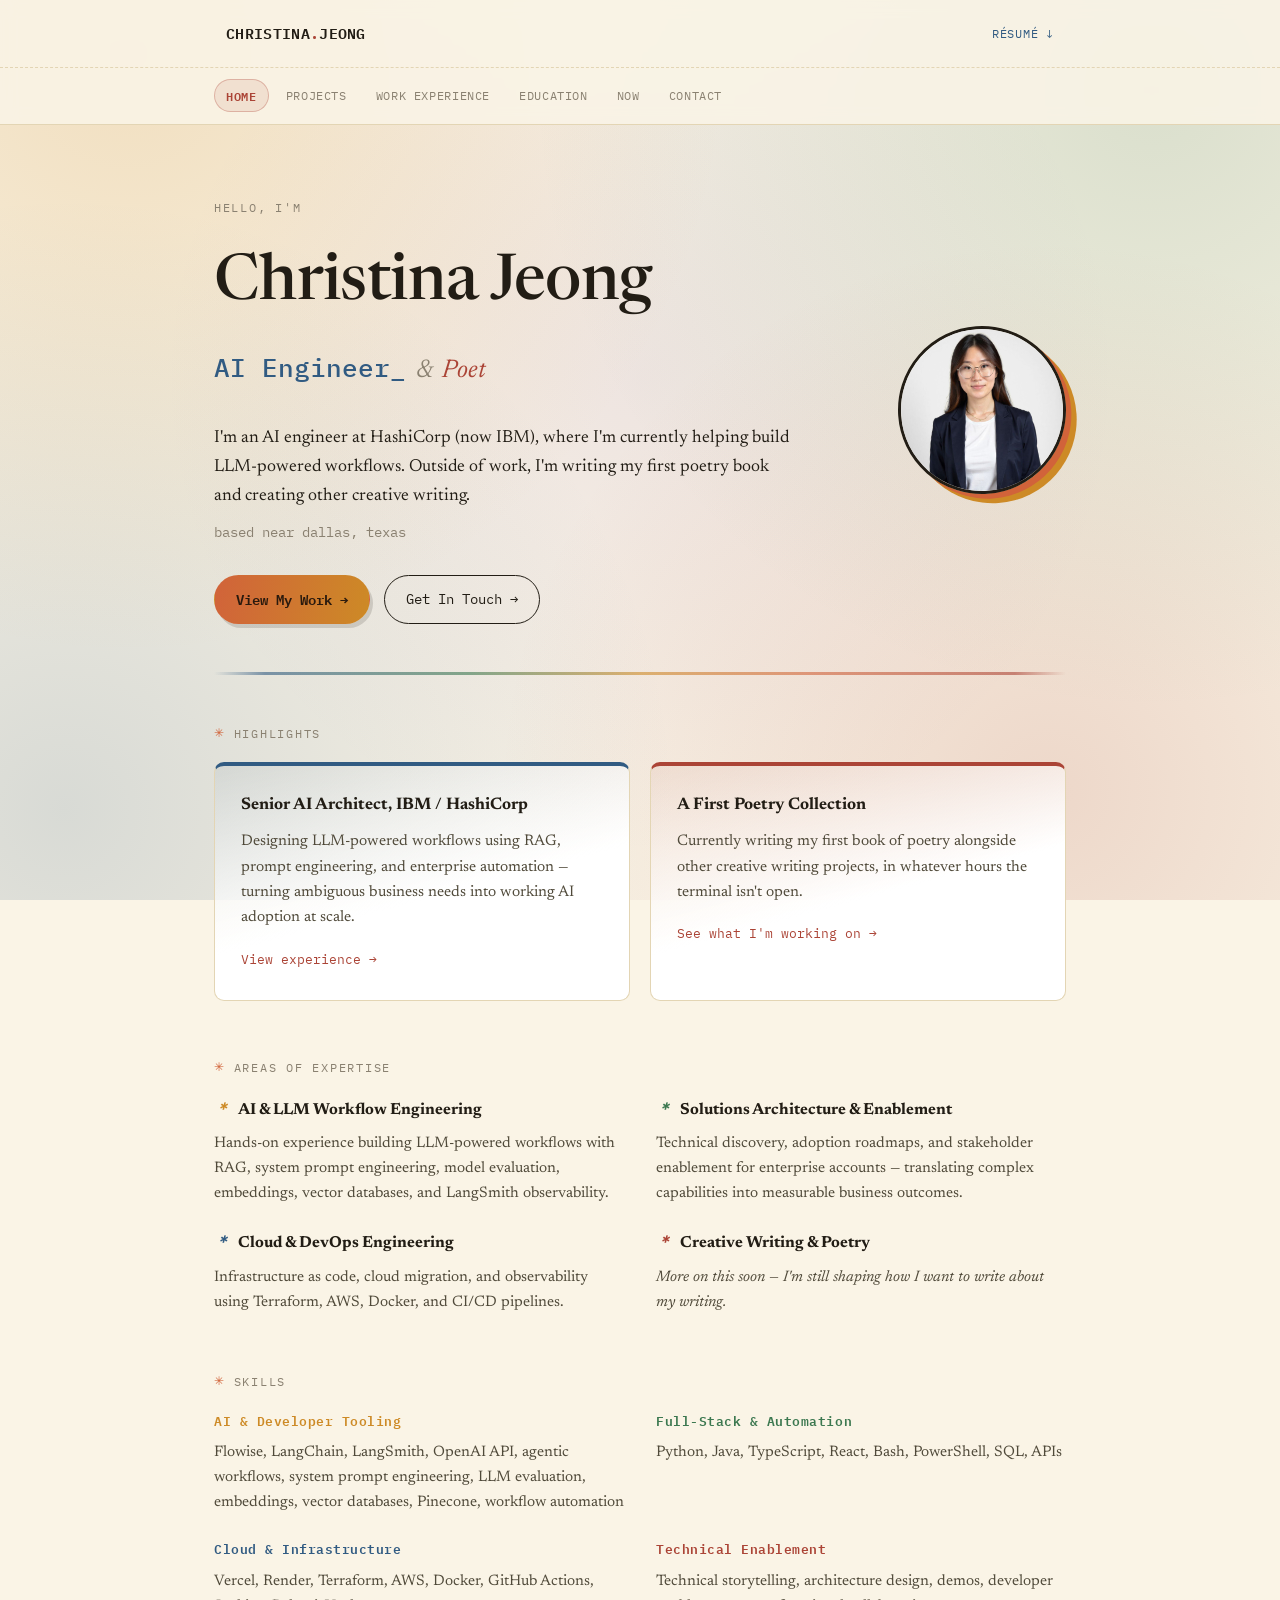
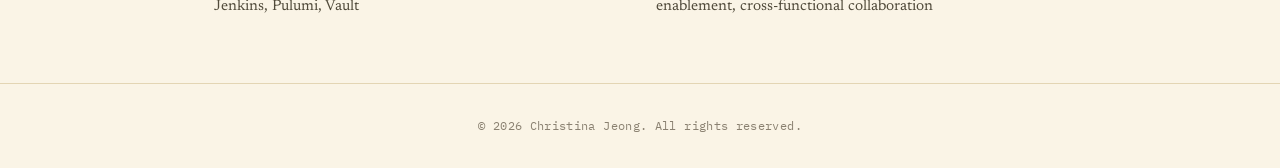
<file: index.html>
<!DOCTYPE html>
<html lang="en">
<head>
<meta charset="UTF-8">
<meta name="viewport" content="width=device-width, initial-scale=1.0">
<title>Christina Jeong — AI Engineer &amp; Poet</title>
<meta name="description" content="Christina Jeong is an AI engineer at HashiCorp / IBM building LLM-powered workflows, and a poet writing her first collection.">
<link rel="stylesheet" href="style.css">
</head>
<body>

<div class="site-nav">
  <div class="nav-top">
    <div class="wrap">
      <a class="brand" href="index.html">CHRISTINA<span class="dot">.</span>JEONG</a>
      <a class="resume-link" href="resume.pdf">Résumé ↓</a>
    </div>
  </div>
  <div class="nav-secondary">
    <div class="wrap">
      <ul>
        <li><a href="index.html" aria-current="page">Home</a></li>
        <li><a href="projects.html">Projects</a></li>
        <li><a href="experience.html">Work Experience</a></li>
        <li><a href="education.html">Education</a></li>
        <li><a href="now.html">Now</a></li>
        <li><a href="contact.html">Contact</a></li>
      </ul>
    </div>
  </div>
</div>

<header class="hero">
  <div class="hero-text">
    <p class="eyebrow">Hello, I'm</p>
    <h1>Christina Jeong</h1>
    <p class="dual-role">
      <span class="voice-code">AI Engineer</span>
      <span class="amp">&amp;</span>
      <span class="voice-verse">Poet</span>
    </p>
    <p class="bio">
      I'm an AI engineer at HashiCorp (now IBM), where I'm currently
      helping build LLM-powered workflows. Outside of work, I'm writing my first
      poetry book and creating other creative writing.
    </p>
    <p class="location">based near dallas, texas</p>
    <div class="cta-row">
      <a class="btn primary" href="experience.html">View My Work →</a>
      <a class="btn ghost" href="contact.html">Get In Touch →</a>
    </div>
  </div>
  <div class="headshot">
    <img src="img/headshot.jpg" alt="Christina Jeong">
  </div>
</header>

<div class="divider"><hr></div>

<section class="highlights reveal">
  <p class="section-label">Highlights</p>
  <div class="highlight-grid">
    <div class="highlight-card">
      <h3>Senior AI Architect, IBM / HashiCorp</h3>
      <p>Designing LLM-powered workflows using RAG, prompt engineering, and
      enterprise automation — turning ambiguous business needs into working
      AI adoption at scale.</p>
      <a class="link" href="experience.html">View experience →</a>
    </div>
    <div class="highlight-card">
      <h3>A First Poetry Collection</h3>
      <p>Currently writing my first book of poetry alongside other creative
      writing projects, in whatever hours the terminal isn't open.</p>
      <a class="link" href="now.html">See what I'm working on →</a>
    </div>
  </div>
</section>

<section class="expertise reveal">
  <p class="section-label">Areas of Expertise</p>
  <div class="expertise-grid">
    <div class="expertise-item">
      <h3><span class="mark">＊</span> AI &amp; LLM Workflow Engineering</h3>
      <p>Hands-on experience building LLM-powered workflows with RAG, system
      prompt engineering, model evaluation, embeddings, vector databases,
      and LangSmith observability.</p>
    </div>
    <div class="expertise-item">
      <h3><span class="mark">＊</span> Solutions Architecture &amp; Enablement</h3>
      <p>Technical discovery, adoption roadmaps, and stakeholder enablement
      for enterprise accounts — translating complex capabilities into
      measurable business outcomes.</p>
    </div>
    <div class="expertise-item">
      <h3><span class="mark">＊</span> Cloud &amp; DevOps Engineering</h3>
      <p>Infrastructure as code, cloud migration, and observability using
      Terraform, AWS, Docker, and CI/CD pipelines.</p>
    </div>
    <div class="expertise-item">
      <h3><span class="mark">＊</span> Creative Writing &amp; Poetry</h3>
      <p><em>More on this soon — I'm still shaping how I want to write about
      my writing.</em></p>
    </div>
  </div>
</section>

<section class="skills reveal">
  <p class="section-label">Skills</p>
  <div class="skill-grid">
    <div class="skill-group">
      <h4>AI &amp; Developer Tooling</h4>
      <p>Flowise, LangChain, LangSmith, OpenAI API, agentic workflows, system
      prompt engineering, LLM evaluation, embeddings, vector databases,
      Pinecone, workflow automation</p>
    </div>
    <div class="skill-group">
      <h4>Full-Stack &amp; Automation</h4>
      <p>Python, Java, TypeScript, React, Bash, PowerShell, SQL, APIs</p>
    </div>
    <div class="skill-group">
      <h4>Cloud &amp; Infrastructure</h4>
      <p>Vercel, Render, Terraform, AWS, Docker, GitHub Actions, Jenkins,
      Pulumi, Vault</p>
    </div>
    <div class="skill-group">
      <h4>Technical Enablement</h4>
      <p>Technical storytelling, architecture design, demos, developer
      enablement, cross-functional collaboration</p>
    </div>
  </div>
</section>

<footer class="site-footer">
  <p>© 2026 Christina Jeong. All rights reserved.</p>
</footer>

</body>
</html>
</file>
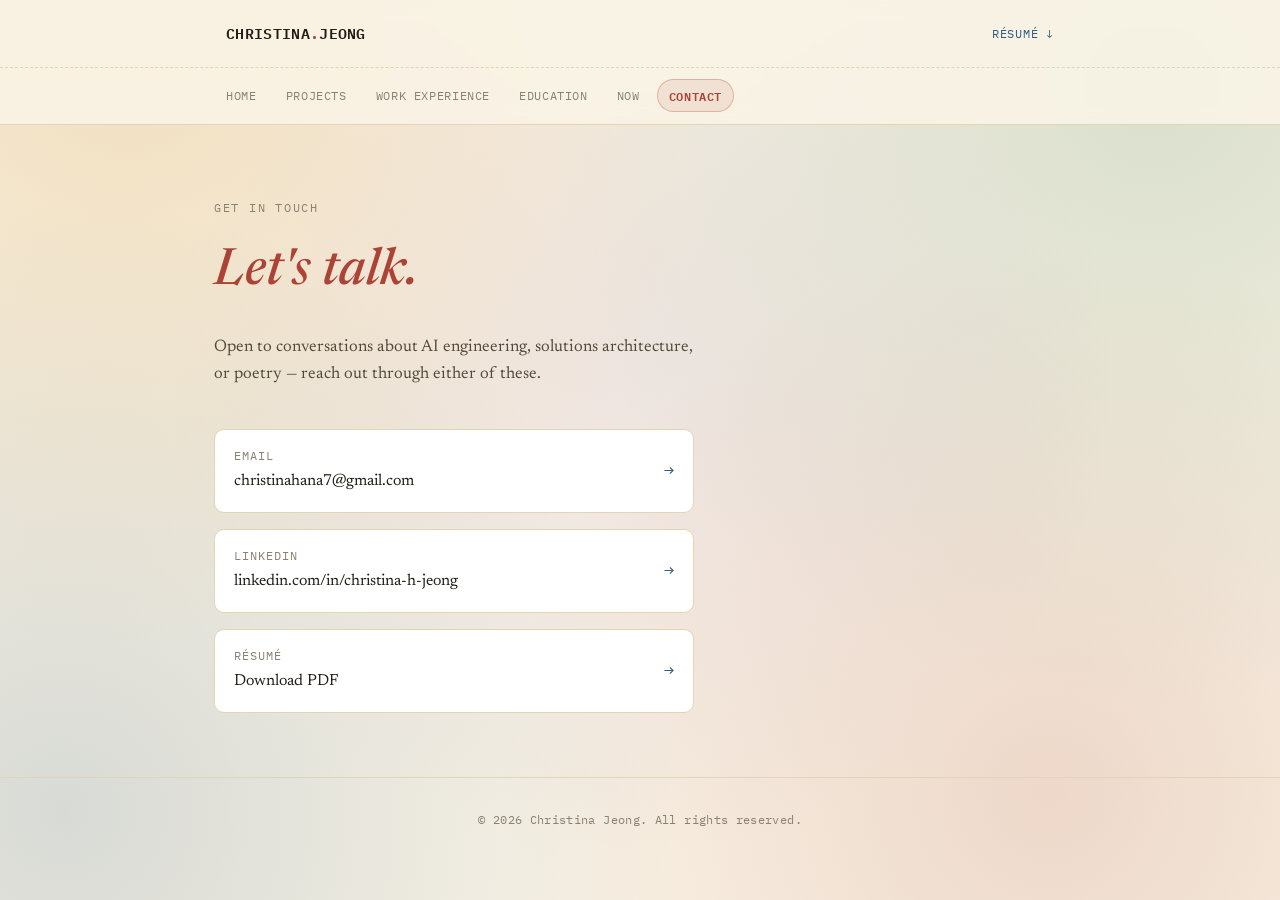
<file: contact.html>
<!DOCTYPE html>
<html lang="en">
<head>
<meta charset="UTF-8">
<meta name="viewport" content="width=device-width, initial-scale=1.0">
<title>Contact — Christina Jeong</title>
<meta name="description" content="Get in touch with Christina Jeong.">
<link rel="stylesheet" href="style.css">
</head>
<body>

<div class="site-nav">
  <div class="nav-top">
    <div class="wrap">
      <a class="brand" href="index.html">CHRISTINA<span class="dot">.</span>JEONG</a>
      <a class="resume-link" href="resume.pdf">Résumé ↓</a>
    </div>
  </div>
  <div class="nav-secondary">
    <div class="wrap">
      <ul>
        <li><a href="index.html">Home</a></li>
        <li><a href="projects.html">Projects</a></li>
        <li><a href="experience.html">Work Experience</a></li>
        <li><a href="education.html">Education</a></li>
        <li><a href="now.html">Now</a></li>
        <li><a href="contact.html" aria-current="page">Contact</a></li>
      </ul>
    </div>
  </div>
</div>

<main class="contact-main">
  <p class="eyebrow">Get in touch</p>
  <h1>Let's talk.</h1>
  <p>Open to conversations about AI engineering, solutions architecture, or
  poetry — reach out through either of these.</p>

  <ul class="contact-list">
    <li>
      <a href="mailto:christinahana7@gmail.com">
        <span>
          <span class="label">Email</span>
          <span class="value">christinahana7@gmail.com</span>
        </span>
        <span class="arrow">→</span>
      </a>
    </li>
    <li>
      <a href="https://www.linkedin.com/in/christina-h-jeong/" target="_blank" rel="noopener">
        <span>
          <span class="label">LinkedIn</span>
          <span class="value">linkedin.com/in/christina-h-jeong</span>
        </span>
        <span class="arrow">→</span>
      </a>
    </li>
    <li>
      <a href="resume.pdf">
        <span>
          <span class="label">Résumé</span>
          <span class="value">Download PDF</span>
        </span>
        <span class="arrow">→</span>
      </a>
    </li>
  </ul>
</main>

<footer class="site-footer">
  <p>© 2026 Christina Jeong. All rights reserved.</p>
</footer>

</body>
</html>
</file>
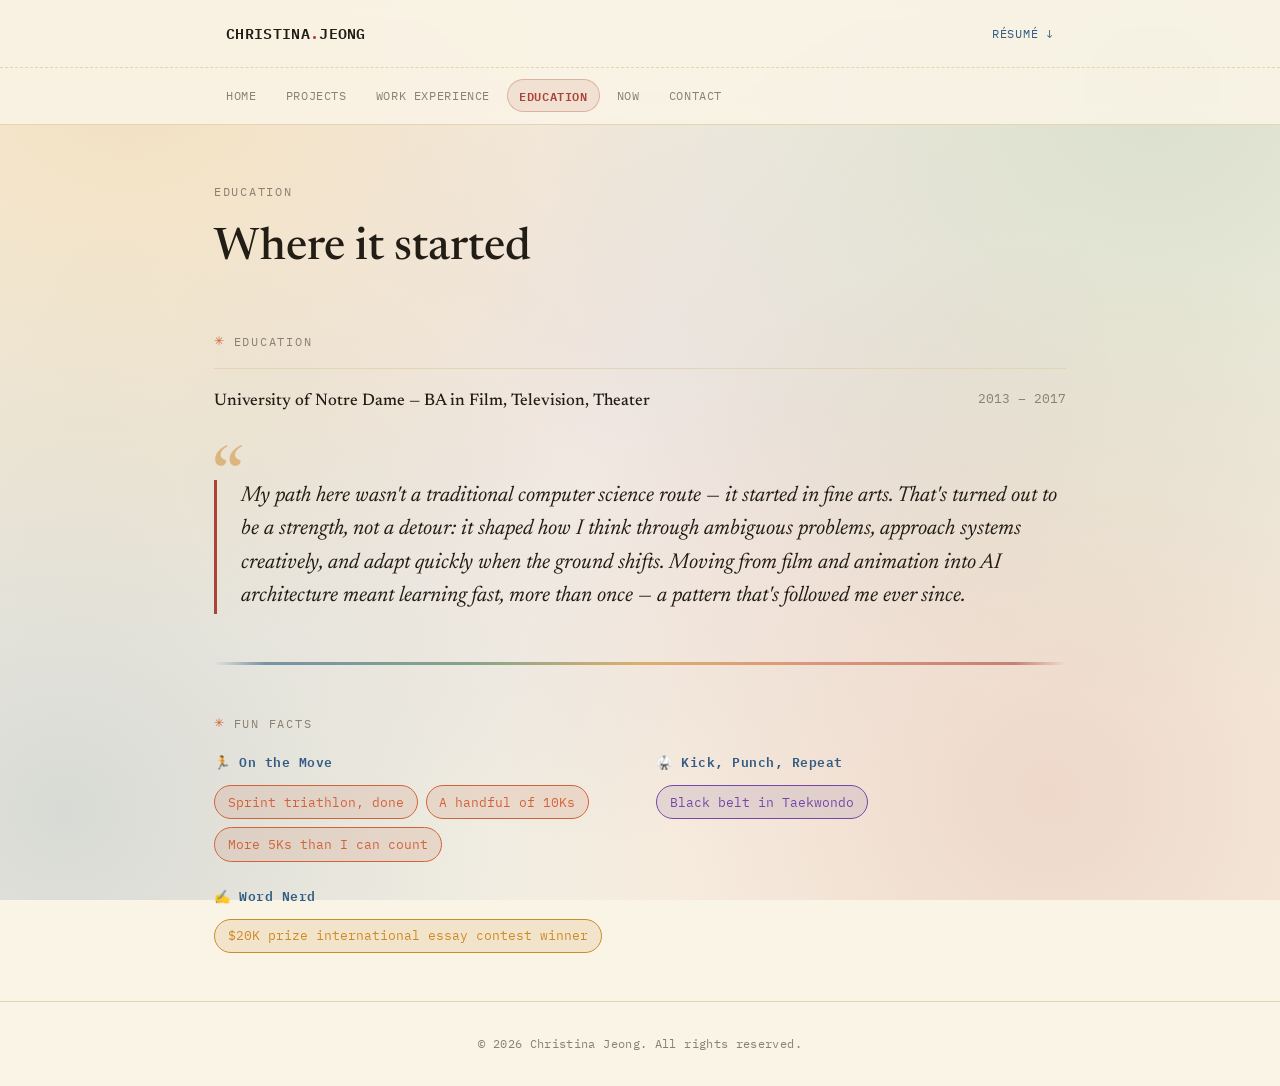
<file: education.html>
<!DOCTYPE html>
<html lang="en">
<head>
<meta charset="UTF-8">
<meta name="viewport" content="width=device-width, initial-scale=1.0">
<title>Education — Christina Jeong</title>
<meta name="description" content="Christina Jeong's education background.">
<link rel="stylesheet" href="style.css">
</head>
<body>

<div class="site-nav">
  <div class="nav-top">
    <div class="wrap">
      <a class="brand" href="index.html">CHRISTINA<span class="dot">.</span>JEONG</a>
      <a class="resume-link" href="resume.pdf">Résumé ↓</a>
    </div>
  </div>
  <div class="nav-secondary">
    <div class="wrap">
      <ul>
        <li><a href="index.html">Home</a></li>
        <li><a href="projects.html">Projects</a></li>
        <li><a href="experience.html">Work Experience</a></li>
        <li><a href="education.html" aria-current="page">Education</a></li>
        <li><a href="now.html">Now</a></li>
        <li><a href="contact.html">Contact</a></li>
      </ul>
    </div>
  </div>
</div>

<header class="page-header">
  <p class="eyebrow">Education</p>
  <h1>Where it started</h1>
</header>

<section class="education" style="padding-top: 0;">
  <p class="section-label">Education</p>
  <div class="item">
    <span class="school">University of Notre Dame — BA in Film, Television, Theater</span>
    <span class="dates">2013 – 2017</span>
  </div>
</section>

<section class="story-intro reveal" style="padding-top: 0;">
  <blockquote>
    My path here wasn't a traditional computer science route — it started
    in fine arts. That's turned out to be a strength, not a detour: it
    shaped how I think through ambiguous problems, approach systems
    creatively, and adapt quickly when the ground shifts. Moving from film
    and animation into AI architecture meant learning fast, more than once —
    a pattern that's followed me ever since.
  </blockquote>
</section>

<div class="divider"><hr></div>

<section class="facts reveal">
  <p class="section-label">Fun Facts</p>
  <div class="facts-grid">
    <div class="fact-block">
      <h4>🏃 On the Move</h4>
      <div class="tag-row">
        <span class="tag-chip chip-coral">Sprint triathlon, done</span>
        <span class="tag-chip chip-coral">A handful of 10Ks</span>
        <span class="tag-chip chip-coral">More 5Ks than I can count</span>
      </div>
    </div>
    <div class="fact-block">
      <h4>🥋 Kick, Punch, Repeat</h4>
      <div class="tag-row">
        <span class="tag-chip chip-plum">Black belt in Taekwondo</span>
      </div>
    </div>
    <div class="fact-block">
      <h4>✍️ Word Nerd</h4>
      <div class="tag-row">
        <span class="tag-chip chip-gold">$20K prize international essay contest winner</span>
      </div>
    </div>
  </div>
</section>

<footer class="site-footer">
  <p>© 2026 Christina Jeong. All rights reserved.</p>
</footer>

</body>
</html>
</file>
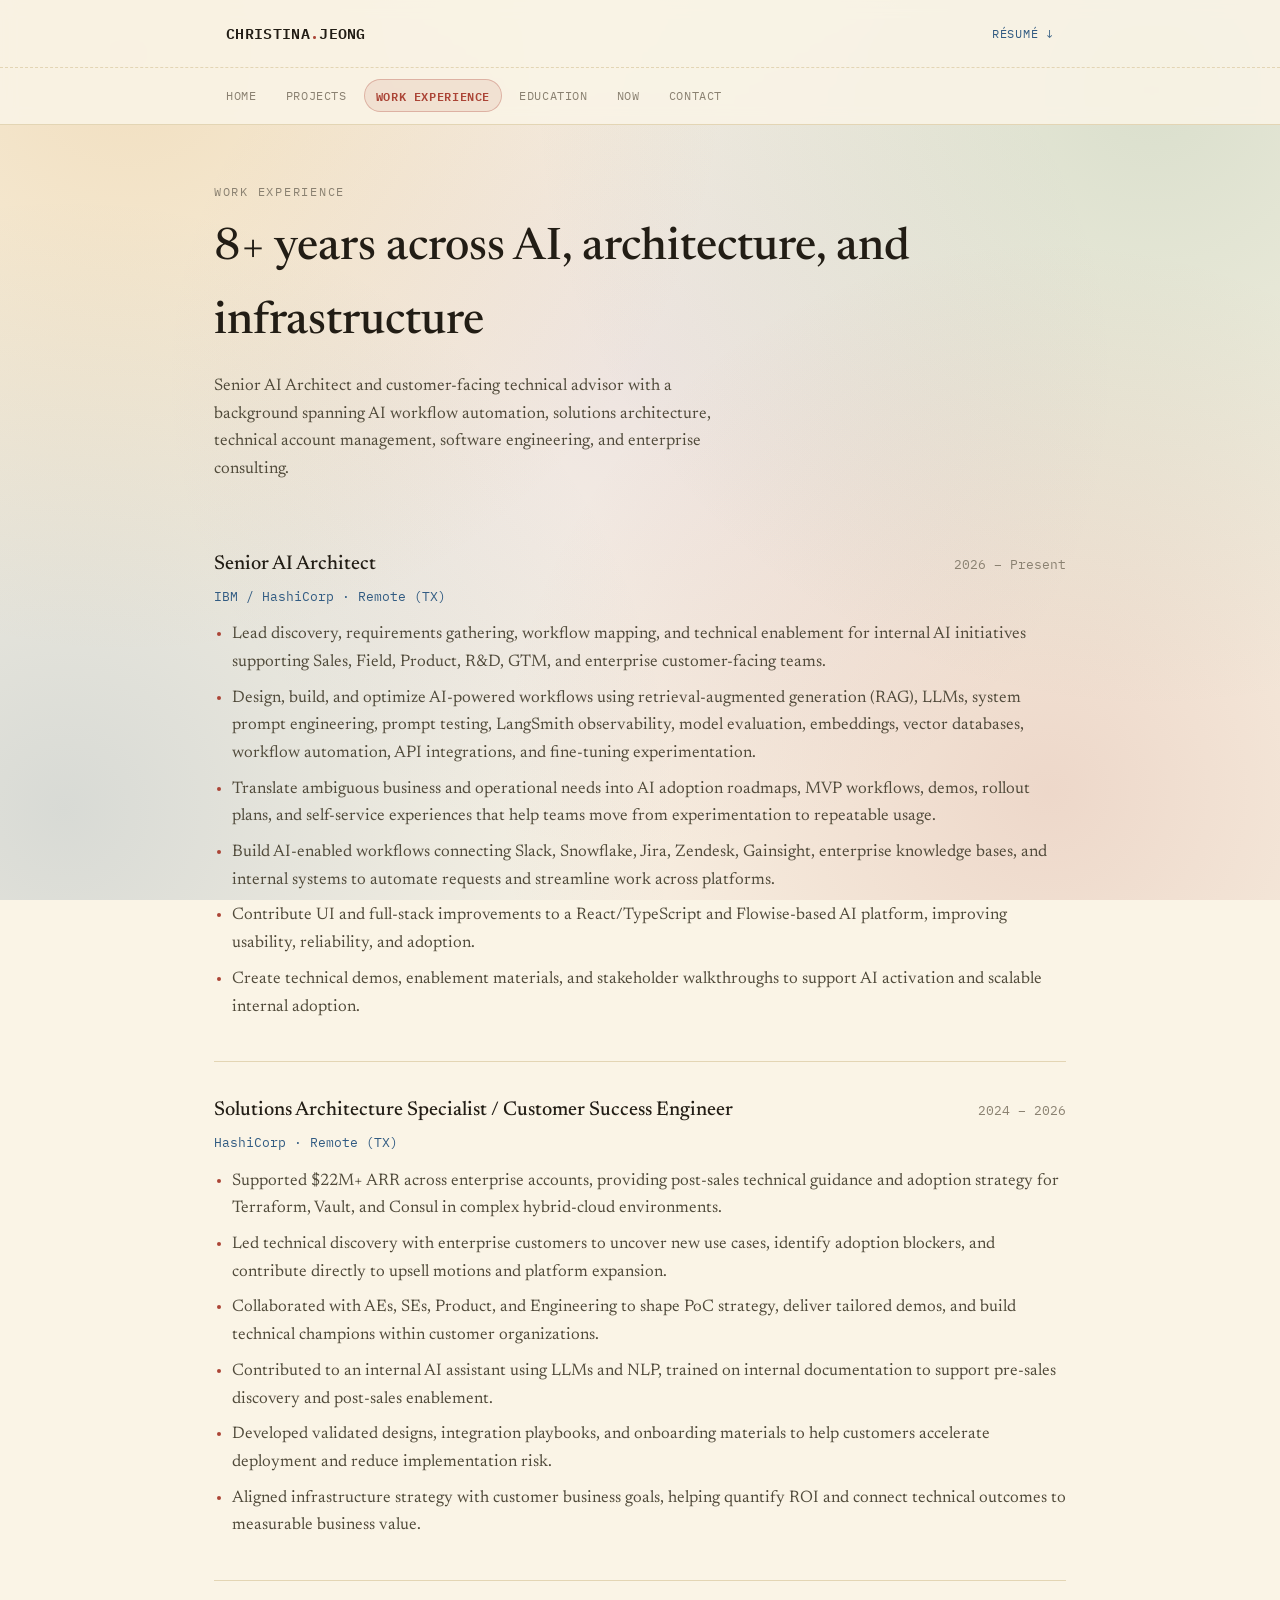
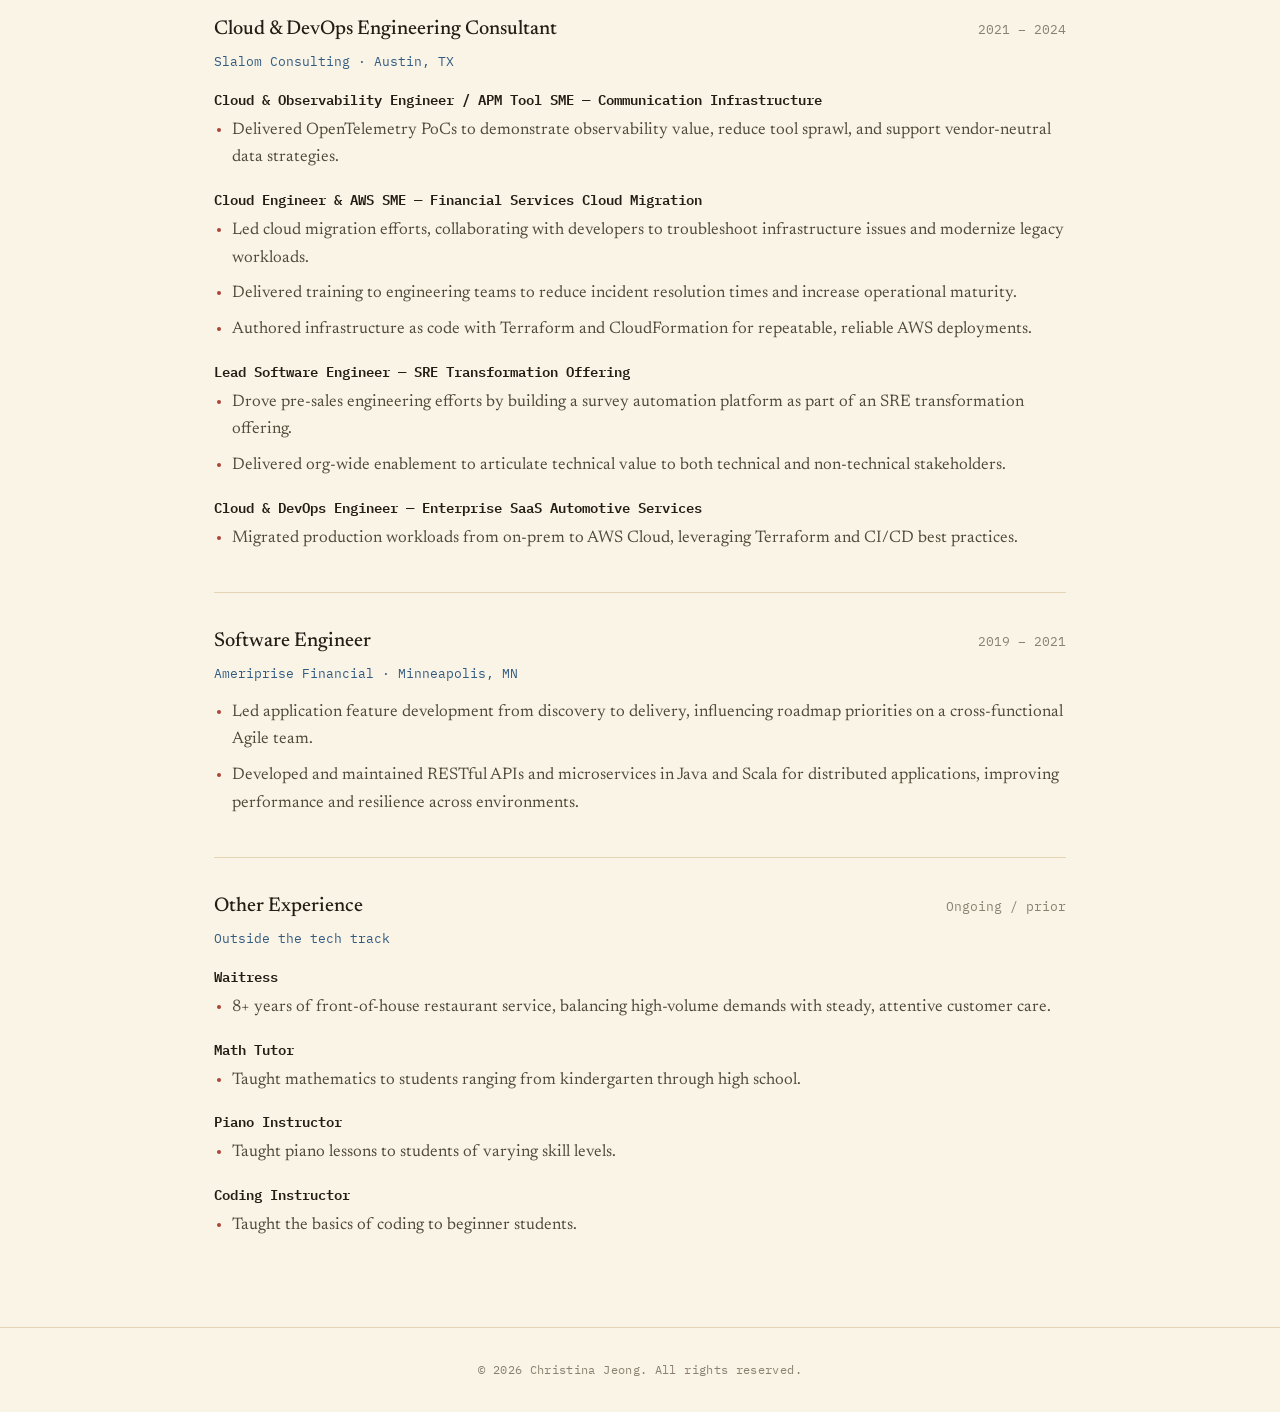
<file: experience.html>
<!DOCTYPE html>
<html lang="en">
<head>
<meta charset="UTF-8">
<meta name="viewport" content="width=device-width, initial-scale=1.0">
<title>Experience — Christina Jeong</title>
<meta name="description" content="Christina Jeong's work experience in AI engineering, solutions architecture, and cloud & DevOps consulting.">
<link rel="stylesheet" href="style.css">
</head>
<body>

<div class="site-nav">
  <div class="nav-top">
    <div class="wrap">
      <a class="brand" href="index.html">CHRISTINA<span class="dot">.</span>JEONG</a>
      <a class="resume-link" href="resume.pdf">Résumé ↓</a>
    </div>
  </div>
  <div class="nav-secondary">
    <div class="wrap">
      <ul>
        <li><a href="index.html">Home</a></li>
        <li><a href="projects.html">Projects</a></li>
        <li><a href="experience.html" aria-current="page">Work Experience</a></li>
        <li><a href="education.html">Education</a></li>
        <li><a href="now.html">Now</a></li>
        <li><a href="contact.html">Contact</a></li>
      </ul>
    </div>
  </div>
</div>

<header class="page-header">
  <p class="eyebrow">Work Experience</p>
  <h1>8+ years across AI, architecture, and infrastructure</h1>
  <p>Senior AI Architect and customer-facing technical advisor with a background
  spanning AI workflow automation, solutions architecture, technical account
  management, software engineering, and enterprise consulting.</p>
</header>

<section class="timeline">

  <article class="role">
    <div class="role-head">
      <h2>Senior AI Architect</h2>
      <span class="dates">2026 – Present</span>
    </div>
    <p class="place">IBM / HashiCorp · Remote (TX)</p>
    <ul>
      <li>Lead discovery, requirements gathering, workflow mapping, and technical enablement for internal AI initiatives supporting Sales, Field, Product, R&amp;D, GTM, and enterprise customer-facing teams.</li>
      <li>Design, build, and optimize AI-powered workflows using retrieval-augmented generation (RAG), LLMs, system prompt engineering, prompt testing, LangSmith observability, model evaluation, embeddings, vector databases, workflow automation, API integrations, and fine-tuning experimentation.</li>
      <li>Translate ambiguous business and operational needs into AI adoption roadmaps, MVP workflows, demos, rollout plans, and self-service experiences that help teams move from experimentation to repeatable usage.</li>
      <li>Build AI-enabled workflows connecting Slack, Snowflake, Jira, Zendesk, Gainsight, enterprise knowledge bases, and internal systems to automate requests and streamline work across platforms.</li>
      <li>Contribute UI and full-stack improvements to a React/TypeScript and Flowise-based AI platform, improving usability, reliability, and adoption.</li>
      <li>Create technical demos, enablement materials, and stakeholder walkthroughs to support AI activation and scalable internal adoption.</li>
    </ul>
  </article>

  <article class="role">
    <div class="role-head">
      <h2>Solutions Architecture Specialist / Customer Success Engineer</h2>
      <span class="dates">2024 – 2026</span>
    </div>
    <p class="place">HashiCorp · Remote (TX)</p>
    <ul>
      <li>Supported $22M+ ARR across enterprise accounts, providing post-sales technical guidance and adoption strategy for Terraform, Vault, and Consul in complex hybrid-cloud environments.</li>
      <li>Led technical discovery with enterprise customers to uncover new use cases, identify adoption blockers, and contribute directly to upsell motions and platform expansion.</li>
      <li>Collaborated with AEs, SEs, Product, and Engineering to shape PoC strategy, deliver tailored demos, and build technical champions within customer organizations.</li>
      <li>Contributed to an internal AI assistant using LLMs and NLP, trained on internal documentation to support pre-sales discovery and post-sales enablement.</li>
      <li>Developed validated designs, integration playbooks, and onboarding materials to help customers accelerate deployment and reduce implementation risk.</li>
      <li>Aligned infrastructure strategy with customer business goals, helping quantify ROI and connect technical outcomes to measurable business value.</li>
    </ul>
  </article>

  <article class="role">
    <div class="role-head">
      <h2>Cloud &amp; DevOps Engineering Consultant</h2>
      <span class="dates">2021 – 2024</span>
    </div>
    <p class="place">Slalom Consulting · Austin, TX</p>

    <div class="role-sub">
      <h3>Cloud &amp; Observability Engineer / APM Tool SME — Communication Infrastructure</h3>
      <ul>
        <li>Delivered OpenTelemetry PoCs to demonstrate observability value, reduce tool sprawl, and support vendor-neutral data strategies.</li>
      </ul>
    </div>

    <div class="role-sub">
      <h3>Cloud Engineer &amp; AWS SME — Financial Services Cloud Migration</h3>
      <ul>
        <li>Led cloud migration efforts, collaborating with developers to troubleshoot infrastructure issues and modernize legacy workloads.</li>
        <li>Delivered training to engineering teams to reduce incident resolution times and increase operational maturity.</li>
        <li>Authored infrastructure as code with Terraform and CloudFormation for repeatable, reliable AWS deployments.</li>
      </ul>
    </div>

    <div class="role-sub">
      <h3>Lead Software Engineer — SRE Transformation Offering</h3>
      <ul>
        <li>Drove pre-sales engineering efforts by building a survey automation platform as part of an SRE transformation offering.</li>
        <li>Delivered org-wide enablement to articulate technical value to both technical and non-technical stakeholders.</li>
      </ul>
    </div>

    <div class="role-sub">
      <h3>Cloud &amp; DevOps Engineer — Enterprise SaaS Automotive Services</h3>
      <ul>
        <li>Migrated production workloads from on-prem to AWS Cloud, leveraging Terraform and CI/CD best practices.</li>
      </ul>
    </div>
  </article>

  <article class="role">
    <div class="role-head">
      <h2>Software Engineer</h2>
      <span class="dates">2019 – 2021</span>
    </div>
    <p class="place">Ameriprise Financial · Minneapolis, MN</p>
    <ul>
      <li>Led application feature development from discovery to delivery, influencing roadmap priorities on a cross-functional Agile team.</li>
      <li>Developed and maintained RESTful APIs and microservices in Java and Scala for distributed applications, improving performance and resilience across environments.</li>
    </ul>
  </article>

  <article class="role">
    <div class="role-head">
      <h2>Other Experience</h2>
      <span class="dates">Ongoing / prior</span>
    </div>
    <p class="place">Outside the tech track</p>

    <div class="role-sub">
      <h3>Waitress</h3>
      <ul>
        <li>8+ years of front-of-house restaurant service, balancing high-volume demands with steady, attentive customer care.</li>
      </ul>
    </div>

    <div class="role-sub">
      <h3>Math Tutor</h3>
      <ul>
        <li>Taught mathematics to students ranging from kindergarten through high school.</li>
      </ul>
    </div>

    <div class="role-sub">
      <h3>Piano Instructor</h3>
      <ul>
        <li>Taught piano lessons to students of varying skill levels.</li>
      </ul>
    </div>

    <div class="role-sub">
      <h3>Coding Instructor</h3>
      <ul>
        <li>Taught the basics of coding to beginner students.</li>
      </ul>
    </div>
  </article>

</section>

<footer class="site-footer">
  <p>© 2026 Christina Jeong. All rights reserved.</p>
</footer>

</body>
</html>
</file>
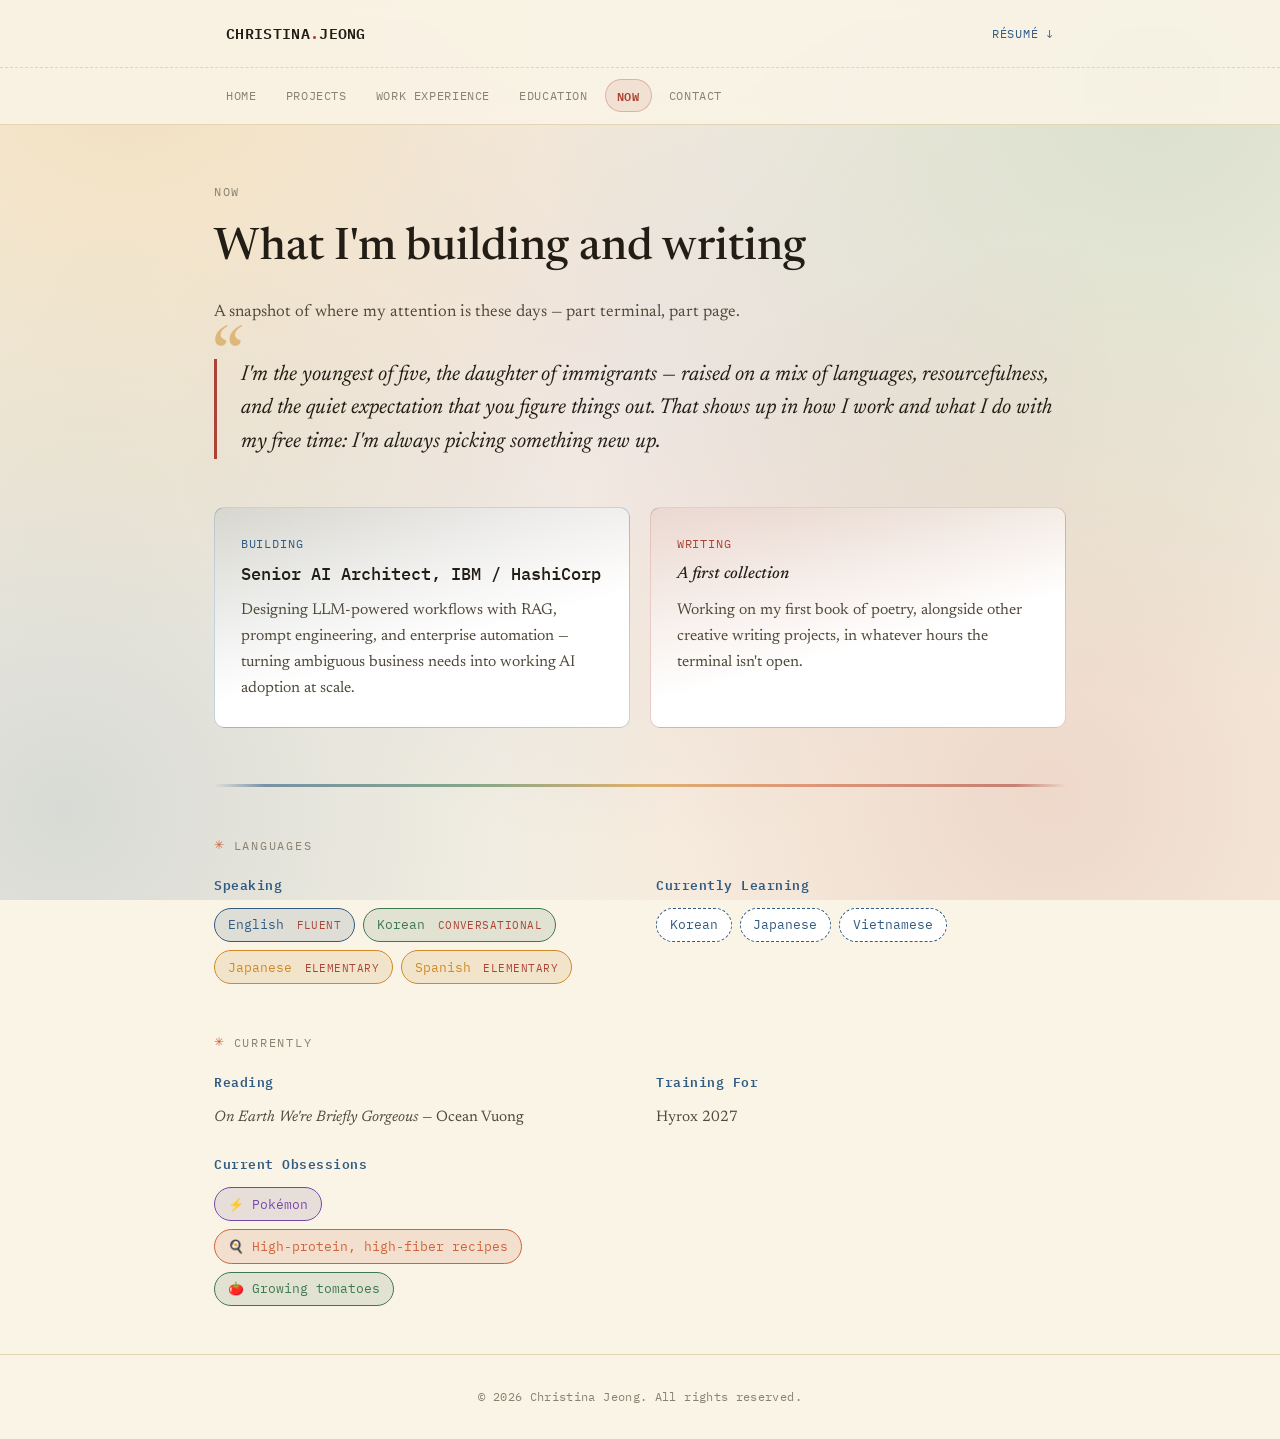
<file: now.html>
<!DOCTYPE html>
<html lang="en">
<head>
<meta charset="UTF-8">
<meta name="viewport" content="width=device-width, initial-scale=1.0">
<title>Now — Christina Jeong</title>
<meta name="description" content="What Christina Jeong is building, writing, reading, and learning right now — plus a bit about who she is.">
<link rel="stylesheet" href="style.css">
</head>
<body>

<div class="site-nav">
  <div class="nav-top">
    <div class="wrap">
      <a class="brand" href="index.html">CHRISTINA<span class="dot">.</span>JEONG</a>
      <a class="resume-link" href="resume.pdf">Résumé ↓</a>
    </div>
  </div>
  <div class="nav-secondary">
    <div class="wrap">
      <ul>
        <li><a href="index.html">Home</a></li>
        <li><a href="projects.html">Projects</a></li>
        <li><a href="experience.html">Work Experience</a></li>
        <li><a href="education.html">Education</a></li>
        <li><a href="now.html" aria-current="page">Now</a></li>
        <li><a href="contact.html">Contact</a></li>
      </ul>
    </div>
  </div>
</div>

<header class="page-header">
  <p class="eyebrow">Now</p>
  <h1>What I'm building and writing</h1>
  <p>A snapshot of where my attention is these days — part terminal, part page.</p>
</header>

<section class="story-intro reveal">
  <blockquote>
    I'm the youngest of five, the daughter of immigrants — raised on a mix
    of languages, resourcefulness, and the quiet expectation that you
    figure things out. That shows up in how I work and what I do with my
    free time: I'm always picking something new up.
  </blockquote>
</section>

<section class="now reveal" style="padding-top: 0;">
  <div class="now-grid">
    <div class="card code">
      <span class="tag">Building</span>
      <h3>Senior AI Architect, IBM / HashiCorp</h3>
      <p>Designing LLM-powered workflows with RAG, prompt engineering, and
      enterprise automation — turning ambiguous business needs into working
      AI adoption at scale.</p>
    </div>
    <div class="card verse">
      <span class="tag">Writing</span>
      <h3>A first collection</h3>
      <p>Working on my first book of poetry, alongside other creative
      writing projects, in whatever hours the terminal isn't open.</p>
    </div>
  </div>
</section>

<div class="divider"><hr></div>

<section class="facts reveal">
  <p class="section-label">Languages</p>
  <div class="facts-grid">
    <div class="fact-block">
      <h4>Speaking</h4>
      <div class="tag-row">
        <span class="tag-chip chip-code">English <span class="level">Fluent</span></span>
        <span class="tag-chip chip-sage">Korean <span class="level">Conversational</span></span>
        <span class="tag-chip chip-gold">Japanese <span class="level">Elementary</span></span>
        <span class="tag-chip chip-gold">Spanish <span class="level">Elementary</span></span>
      </div>
    </div>
    <div class="fact-block">
      <h4>Currently Learning</h4>
      <div class="tag-row">
        <span class="tag-chip learning">Korean</span>
        <span class="tag-chip learning">Japanese</span>
        <span class="tag-chip learning">Vietnamese</span>
      </div>
    </div>
  </div>
</section>

<section class="facts reveal">
  <p class="section-label">Currently</p>
  <div class="facts-grid">
    <div class="fact-block">
      <h4>Reading</h4>
      <p class="plain"><span class="book-title">On Earth We're Briefly Gorgeous</span> — Ocean Vuong</p>
    </div>
    <div class="fact-block">
      <h4>Training For</h4>
      <p class="plain">Hyrox 2027</p>
    </div>
    <div class="fact-block">
      <h4>Current Obsessions</h4>
      <div class="tag-row">
        <span class="tag-chip chip-plum">⚡ Pokémon</span>
        <span class="tag-chip chip-coral">🍳 High-protein, high-fiber recipes</span>
        <span class="tag-chip chip-sage">🍅 Growing tomatoes</span>
      </div>
    </div>
  </div>
</section>

<footer class="site-footer">
  <p>© 2026 Christina Jeong. All rights reserved.</p>
</footer>

</body>
</html>
</file>
<file: style.css>
/* ============================================================
   Christina Jeong — portfolio stylesheet
   Design concept: two voices, one person — the precision of a
   terminal (AI engineer) and the cadence of a page (poet).
   Mono type carries the engineering voice; italic serif carries
   the literary one. Everything else stays quiet around that.
   ============================================================ */

@import url('https://fonts.googleapis.com/css2?family=IBM+Plex+Mono:ital,wght@0,400;0,500;0,600;1,400&family=Newsreader:ital,opsz,wght@0,6..72,400;0,6..72,500;0,6..72,600;1,6..72,400;1,6..72,500&display=swap');

:root {
  --ink: #221d15;
  --text-soft: #504a3a;
  --paper: #faf4e6;
  --paper-dim: #f1e7d0;
  --paper-line: #e3d5b4;
  --panel: #ffffff;
  --panel-2: #fdf7e9;
  --code: #315b82;
  --verse: #ab4436;
  --gold: #cd8a26;
  --sage: #3c7850;
  --coral: #d1633a;
  --plum: #7548a8;
  --muted: #8a8171;
  --white: #ffffff;

  --font-mono: 'IBM Plex Mono', ui-monospace, monospace;
  --font-serif: 'Newsreader', Georgia, serif;

  --max-width: 780px;
  --edge: 1.5rem;
}

* {
  box-sizing: border-box;
}

html {
  scroll-behavior: smooth;
}

@media (prefers-reduced-motion: reduce) {
  html {
    scroll-behavior: auto;
  }
  * {
    animation-duration: 0.01ms !important;
    transition-duration: 0.01ms !important;
  }
}

body {
  margin: 0;
  background:
    radial-gradient(circle at 10% 6%, rgba(205, 138, 38, 0.20), transparent 42%),
    radial-gradient(circle at 90% 10%, rgba(60, 120, 80, 0.17), transparent 44%),
    radial-gradient(circle at 82% 88%, rgba(171, 68, 54, 0.16), transparent 42%),
    radial-gradient(circle at 5% 90%, rgba(49, 91, 130, 0.17), transparent 42%),
    radial-gradient(circle at 50% 42%, rgba(117, 72, 168, 0.09), transparent 58%),
    var(--paper);
  background-attachment: fixed;
  color: var(--ink);
  font-family: var(--font-serif);
  font-size: 1.05rem;
  line-height: 1.65;
  -webkit-font-smoothing: antialiased;
}

a {
  color: inherit;
}

a:focus-visible,
button:focus-visible {
  outline: 2px solid var(--code);
  outline-offset: 3px;
}

.wrap {
  max-width: var(--max-width);
  margin: 0 auto;
  padding: 0 var(--edge);
}

/* ---------- decorative flourish before every section label ---------- */

.section-label::before {
  content: '✳';
  display: inline-block;
  color: var(--coral);
  margin-right: 0.5rem;
  transform: translateY(-1px);
}

/* ---------- nav (two-tier: identity row + section row) ---------- */

.site-nav {
  position: sticky;
  top: 0;
  background: rgba(250, 244, 230, 0.88);
  backdrop-filter: blur(8px);
  z-index: 10;
  border-bottom: 1px solid var(--paper-line);
}

.nav-top {
  border-bottom: 1px dashed var(--paper-line);
}

.nav-top .wrap {
  max-width: 900px;
  display: flex;
  align-items: center;
  justify-content: space-between;
  padding-top: 0.9rem;
  padding-bottom: 0.9rem;
  gap: 1rem;
}

.site-nav .brand {
  font-family: var(--font-mono);
  font-weight: 600;
  font-size: 0.95rem;
  letter-spacing: 0.02em;
  text-decoration: none;
  color: var(--ink);
}

.site-nav .brand .dot {
  color: var(--verse);
}

.nav-top .resume-link {
  font-family: var(--font-mono);
  font-size: 0.78rem;
  letter-spacing: 0.06em;
  text-transform: uppercase;
  text-decoration: none;
  color: var(--code);
  border-bottom: 1px solid transparent;
}

.nav-top .resume-link:hover {
  border-bottom-color: var(--code);
}

.nav-secondary .wrap {
  max-width: 900px;
  padding-top: 0.7rem;
  padding-bottom: 0.7rem;
  overflow-x: auto;
}

.site-nav ul {
  list-style: none;
  display: flex;
  gap: 0.3rem;
  margin: 0;
  padding: 0;
  font-family: var(--font-mono);
  font-size: 0.76rem;
  letter-spacing: 0.05em;
  text-transform: uppercase;
  white-space: nowrap;
}

.site-nav a {
  text-decoration: none;
  color: var(--muted);
  padding: 0.35rem 0.7rem;
  border-radius: 999px;
  border: 1px solid transparent;
  transition: color 0.15s ease, background 0.15s ease, border-color 0.15s ease;
  display: inline-block;
}

.site-nav a:hover {
  color: var(--verse);
  background: rgba(171, 68, 54, 0.08);
}

.site-nav a[aria-current='page'] {
  color: var(--verse);
  background: rgba(171, 68, 54, 0.1);
  border-color: rgba(171, 68, 54, 0.3);
  font-weight: 600;
}

/* ---------- hero ---------- */

.hero {
  max-width: 900px;
  margin: 0 auto;
  padding: 4.5rem var(--edge) 3rem;
  display: flex;
  align-items: center;
  gap: 3rem;
}

.hero .hero-text {
  flex: 1;
  min-width: 0;
}

.hero .headshot {
  flex-shrink: 0;
  width: 168px;
  height: 168px;
  border-radius: 50%;
  overflow: hidden;
  border: 3px solid var(--ink);
  box-shadow: 5px 5px 0 var(--coral), 10px 10px 0 var(--gold);
  transform: rotate(-4deg);
  transition: transform 0.25s ease;
}

.hero .headshot:hover {
  transform: rotate(0deg) scale(1.02);
}

.hero .headshot img {
  width: 100%;
  height: 100%;
  object-fit: cover;
  display: block;
}

@media (max-width: 640px) {
  .hero {
    flex-direction: column-reverse;
    text-align: center;
    gap: 1.75rem;
  }

  .hero .dual-role,
  .hero .cta-row {
    justify-content: center;
  }

  .hero .bio {
    max-width: 100%;
  }
}

.hero .eyebrow {
  font-family: var(--font-mono);
  font-size: 0.78rem;
  letter-spacing: 0.14em;
  text-transform: uppercase;
  color: var(--muted);
  margin: 0 0 0.9rem;
}

.hero h1 {
  font-size: clamp(2.6rem, 6vw, 4rem);
  font-weight: 500;
  margin: 0 0 0.6rem;
  letter-spacing: -0.01em;
}

.dual-role {
  font-size: clamp(1.2rem, 2.6vw, 1.6rem);
  margin: 0 0 2rem;
  display: flex;
  align-items: baseline;
  flex-wrap: wrap;
  gap: 0.6rem;
}

.dual-role .voice-code {
  font-family: var(--font-mono);
  font-weight: 500;
  color: var(--code);
}

.dual-role .voice-code::after {
  content: '_';
  animation: blink 1.1s step-end infinite;
}

@keyframes blink {
  50% {
    opacity: 0;
  }
}

.dual-role .amp {
  font-family: var(--font-serif);
  font-style: italic;
  color: var(--muted);
}

.dual-role .voice-verse {
  font-family: var(--font-serif);
  font-style: italic;
  color: var(--verse);
}

.hero p.bio {
  max-width: 58ch;
  font-size: 1.1rem;
  color: var(--ink);
  margin: 0 0 0.6rem;
}

.hero .location {
  font-family: var(--font-mono);
  font-size: 0.85rem;
  color: var(--muted);
  margin: 0 0 2rem;
}

.cta-row {
  display: flex;
  gap: 0.9rem;
  flex-wrap: wrap;
}

.btn {
  font-family: var(--font-mono);
  font-size: 0.85rem;
  text-decoration: none;
  padding: 0.75rem 1.3rem;
  border-radius: 999px;
  border: 1px solid var(--ink);
  color: var(--ink);
  transition: background 0.15s ease, color 0.15s ease, transform 0.15s ease, box-shadow 0.15s ease;
  display: inline-block;
}

.btn:hover {
  transform: translateY(-2px);
}

.btn.primary {
  background: linear-gradient(100deg, var(--coral), var(--gold));
  border-color: transparent;
  color: #2a1a0e;
  font-weight: 600;
  box-shadow: 3px 4px 0 rgba(34, 29, 21, 0.15);
}

.btn.primary:hover {
  background: linear-gradient(100deg, var(--gold), var(--coral));
  box-shadow: 4px 5px 0 rgba(34, 29, 21, 0.2);
}

.btn.ghost:hover {
  background: var(--sage);
  border-color: var(--sage);
  color: var(--white);
  box-shadow: 3px 4px 0 rgba(34, 29, 21, 0.15);
}

/* ---------- signature divider: code dashes fading into an ink stroke ---------- */

.divider {
  max-width: 900px;
  margin: 0 auto;
  padding: 0 var(--edge);
}

.divider hr {
  border: none;
  height: 3px;
  margin: 0 0 3rem;
  background: linear-gradient(
    to right,
    transparent 0%,
    var(--code) 6%,
    var(--sage) 30%,
    var(--gold) 50%,
    var(--coral) 70%,
    var(--verse) 94%,
    transparent 100%
  );
  opacity: 0.6;
  border-radius: 2px;
}

/* ---------- now section: two cards, two textures ---------- */

.now {
  max-width: 900px;
  margin: 0 auto;
  padding: 0 var(--edge) 3.5rem;
}

.now > .section-label {
  font-family: var(--font-mono);
  font-size: 0.78rem;
  letter-spacing: 0.14em;
  text-transform: uppercase;
  color: var(--muted);
  margin: 0 0 1.2rem;
}

.now-grid {
  display: grid;
  grid-template-columns: 1fr 1fr;
  gap: 1.25rem;
}

@media (max-width: 640px) {
  .now-grid {
    grid-template-columns: 1fr;
  }
}

.card {
  padding: 1.6rem;
  border-radius: 10px;
}

.card h3 {
  margin: 0 0 0.6rem;
  font-size: 1.05rem;
}

.card p {
  margin: 0;
  font-size: 0.98rem;
}

.card.code {
  background: linear-gradient(165deg, rgba(49, 91, 130, 0.09), var(--panel) 60%);
  border: 1px solid rgba(49, 91, 130, 0.28);
}

.card.code .tag {
  font-family: var(--font-mono);
  font-size: 0.72rem;
  letter-spacing: 0.08em;
  text-transform: uppercase;
  color: var(--code);
  display: block;
  margin-bottom: 0.5rem;
}

.card.code h3 {
  font-family: var(--font-mono);
  font-weight: 500;
  color: var(--ink);
}

.card.code p {
  color: var(--text-soft);
}

.card.verse {
  background: linear-gradient(165deg, rgba(171, 68, 54, 0.08), var(--panel) 60%);
  border: 1px solid rgba(171, 68, 54, 0.28);
}

.card.verse .tag {
  font-family: var(--font-mono);
  font-size: 0.72rem;
  letter-spacing: 0.08em;
  text-transform: uppercase;
  color: var(--verse);
  display: block;
  margin-bottom: 0.5rem;
}

.card.verse h3 {
  font-style: italic;
  font-weight: 500;
  color: var(--ink);
}

.card.verse p {
  color: var(--text-soft);
}

/* ---------- entrance fade (CSS-only, no JS dependency) ---------- */

@keyframes fadeUp {
  from {
    opacity: 0;
    transform: translateY(14px);
  }
  to {
    opacity: 1;
    transform: none;
  }
}

.reveal {
  animation: fadeUp 0.7s ease both;
}

@media (prefers-reduced-motion: reduce) {
  .reveal {
    animation: none;
  }
}

/* ---------- highlights ---------- */

.highlights {
  max-width: 900px;
  margin: 0 auto;
  padding: 0 var(--edge) 3.5rem;
}

.highlights > .section-label,
.expertise > .section-label {
  font-family: var(--font-mono);
  font-size: 0.78rem;
  letter-spacing: 0.14em;
  text-transform: uppercase;
  color: var(--muted);
  margin: 0 0 1.2rem;
}

.highlight-grid {
  display: grid;
  grid-template-columns: 1fr 1fr;
  gap: 1.25rem;
}

@media (max-width: 640px) {
  .highlight-grid {
    grid-template-columns: 1fr;
  }
}

.highlight-card {
  padding: 1.6rem;
  border: 1px solid var(--paper-line);
  border-top: 4px solid var(--code);
  border-radius: 10px;
  background: linear-gradient(165deg, rgba(49, 91, 130, 0.07), var(--panel) 55%);
  transition: transform 0.2s ease, box-shadow 0.2s ease, border-color 0.2s ease;
}

.highlight-card:nth-child(2) {
  border-top-color: var(--verse);
  background: linear-gradient(165deg, rgba(171, 68, 54, 0.07), var(--panel) 55%);
}

.highlight-card:nth-child(3) {
  border-top-color: var(--sage);
  background: linear-gradient(165deg, rgba(60, 120, 80, 0.07), var(--panel) 55%);
}

.highlight-card:nth-child(4) {
  border-top-color: var(--gold);
  background: linear-gradient(165deg, rgba(205, 138, 38, 0.08), var(--panel) 55%);
}

.highlight-card:hover {
  transform: translateY(-3px);
  border-color: var(--code);
  box-shadow: 4px 4px 0 var(--code);
}

.highlight-card:nth-child(2):hover {
  border-color: var(--verse);
  box-shadow: 4px 4px 0 var(--verse);
}

.highlight-card:nth-child(3):hover {
  border-color: var(--sage);
  box-shadow: 4px 4px 0 var(--sage);
}

.highlight-card:nth-child(4):hover {
  border-color: var(--gold);
  box-shadow: 4px 4px 0 var(--gold);
}

.highlight-card h3 {
  margin: 0 0 0.6rem;
  font-size: 1.05rem;
}

.highlight-card p {
  margin: 0 0 1rem;
  font-size: 0.96rem;
  color: var(--text-soft);
}

.highlight-card .link {
  font-family: var(--font-mono);
  font-size: 0.82rem;
  text-decoration: none;
  color: var(--verse);
  border-bottom: 1px solid transparent;
}

.highlight-card .link:hover {
  border-bottom-color: var(--verse);
}

/* ---------- areas of expertise ---------- */

.expertise {
  max-width: 900px;
  margin: 0 auto;
  padding: 0 var(--edge) 3.5rem;
}

.expertise-grid {
  display: grid;
  grid-template-columns: 1fr 1fr;
  gap: 1.5rem 2rem;
}

@media (max-width: 640px) {
  .expertise-grid {
    grid-template-columns: 1fr;
  }
}

.expertise-item h3 {
  font-size: 1rem;
  margin: 0 0 0.5rem;
  display: flex;
  align-items: center;
  gap: 0.5rem;
}

.expertise-item h3 .mark {
  color: var(--verse);
  font-family: var(--font-serif);
  font-style: italic;
}

.expertise-item:nth-child(1) .mark { color: var(--gold); }
.expertise-item:nth-child(2) .mark { color: var(--sage); }
.expertise-item:nth-child(3) .mark { color: var(--code); }
.expertise-item:nth-child(4) .mark { color: var(--verse); }

.expertise-item p {
  margin: 0;
  font-size: 0.95rem;
  color: var(--text-soft);
}

/* ---------- now page: story intro + personal facts ---------- */

.story-intro {
  max-width: 900px;
  margin: 0 auto;
  padding: 0 var(--edge) 3rem;
  position: relative;
}

.story-intro blockquote {
  margin: 0;
  padding-left: 1.5rem;
  border-left: 3px solid var(--verse);
  font-family: var(--font-serif);
  font-style: italic;
  font-size: 1.35rem;
  line-height: 1.55;
  color: var(--ink);
  position: relative;
}

.story-intro blockquote::before {
  content: '“';
  position: absolute;
  left: -0.3rem;
  top: -2.2rem;
  font-family: var(--font-serif);
  font-size: 5rem;
  color: var(--gold);
  opacity: 0.5;
  font-style: normal;
  line-height: 1;
}

.story-intro .fine-print {
  margin: 1rem 0 0 1.5rem;
  font-family: var(--font-mono);
  font-size: 0.78rem;
  letter-spacing: 0.04em;
  color: var(--muted);
}

.facts {
  max-width: 900px;
  margin: 0 auto;
  padding: 0 var(--edge) 3rem;
}

.facts > .section-label {
  font-family: var(--font-mono);
  font-size: 0.78rem;
  letter-spacing: 0.14em;
  text-transform: uppercase;
  color: var(--muted);
  margin: 0 0 1.2rem;
}

.facts-grid {
  display: grid;
  grid-template-columns: 1fr 1fr;
  gap: 1.5rem 2rem;
}

@media (max-width: 640px) {
  .facts-grid {
    grid-template-columns: 1fr;
  }
}

.fact-block h4 {
  font-family: var(--font-mono);
  font-size: 0.82rem;
  letter-spacing: 0.04em;
  color: var(--code);
  margin: 0 0 0.7rem;
  font-weight: 600;
}

.tag-row {
  display: flex;
  flex-wrap: wrap;
  gap: 0.5rem;
}

.tag-chip {
  font-family: var(--font-mono);
  font-size: 0.8rem;
  border: 1px solid var(--paper-line);
  background: var(--panel);
  border-radius: 999px;
  padding: 0.35rem 0.8rem;
  color: var(--text-soft);
}

.tag-chip .level {
  color: var(--verse);
  font-size: 0.7rem;
  text-transform: uppercase;
  letter-spacing: 0.04em;
  margin-left: 0.3rem;
}

.tag-chip.learning {
  border-style: dashed;
  border-color: var(--code);
  color: var(--code);
}

.tag-chip.chip-gold {
  background: rgba(200, 134, 47, 0.14);
  border-color: var(--gold);
  color: var(--gold);
}

.tag-chip.chip-sage {
  background: rgba(79, 122, 92, 0.14);
  border-color: var(--sage);
  color: var(--sage);
}

.tag-chip.chip-coral {
  background: rgba(199, 107, 74, 0.15);
  border-color: var(--coral);
  color: var(--coral);
}

.tag-chip.chip-plum {
  background: rgba(124, 90, 150, 0.14);
  border-color: var(--plum);
  color: var(--plum);
}

.tag-chip.chip-code {
  background: rgba(62, 92, 118, 0.14);
  border-color: var(--code);
  color: var(--code);
}

.tag-chip.chip-verse {
  background: rgba(139, 58, 58, 0.12);
  border-color: var(--verse);
  color: var(--verse);
}

.fact-emoji {
  font-size: 1rem;
  margin-right: 0.35rem;
}

.fact-block p.plain {
  margin: 0;
  font-size: 0.95rem;
  color: var(--text-soft);
}

.fact-block .book-title {
  font-style: italic;
}

/* ---------- project preview card ---------- */

.project-list {
  max-width: 900px;
  margin: 0 auto;
  padding: 0 var(--edge) 2rem;
}

.project-card {
  display: grid;
  grid-template-columns: 220px 1fr;
  gap: 1.75rem;
  border: 1px solid var(--paper-line);
  border-radius: 10px;
  background: linear-gradient(165deg, rgba(205, 138, 38, 0.06), var(--panel) 55%);
  overflow: hidden;
  text-decoration: none;
  color: inherit;
  transition: transform 0.2s ease, box-shadow 0.2s ease, border-color 0.2s ease;
}

.project-card:hover {
  transform: translateY(-3px);
  border-color: var(--verse);
  box-shadow: 5px 5px 0 var(--verse);
}

.project-card .thumb {
  width: 100%;
  height: 100%;
  min-height: 160px;
  object-fit: cover;
  display: block;
}

.project-card .content {
  padding: 1.5rem 1.5rem 1.5rem 0;
  display: flex;
  flex-direction: column;
  justify-content: center;
}

.project-card .badge {
  display: inline-block;
  align-self: flex-start;
  font-family: var(--font-mono);
  font-size: 0.68rem;
  letter-spacing: 0.08em;
  text-transform: uppercase;
  color: var(--gold);
  background: rgba(200, 134, 47, 0.16);
  border: 1px solid var(--gold);
  border-radius: 999px;
  padding: 0.2rem 0.6rem;
  margin-bottom: 0.7rem;
}

.project-card h3 {
  margin: 0 0 0.3rem;
  font-style: italic;
  font-size: 1.3rem;
}

.project-card .subtitle {
  font-family: var(--font-mono);
  font-size: 0.8rem;
  color: var(--muted);
  margin: 0 0 0.8rem;
}

.project-card p.desc {
  margin: 0 0 0.9rem;
  font-size: 0.95rem;
  color: var(--text-soft);
}

.project-card .meta {
  font-family: var(--font-mono);
  font-size: 0.75rem;
  color: var(--code);
}

@media (max-width: 640px) {
  .project-card {
    grid-template-columns: 1fr;
  }
  .project-card .content {
    padding: 0 1.25rem 1.5rem;
  }
  .project-card .thumb {
    min-height: 200px;
  }
}

/* ---------- placeholder ---------- */

.placeholder-block {
  max-width: 900px;
  margin: 0 auto;
  padding: 3rem var(--edge) 4.5rem;
}

.placeholder-card {
  border: 1px dashed var(--paper-line);
  border-radius: 10px;
  padding: 2.5rem 2rem;
  text-align: center;
  background: rgba(255, 255, 255, 0.03);
}

.placeholder-card .tag {
  display: inline-block;
  font-family: var(--font-mono);
  font-size: 0.7rem;
  letter-spacing: 0.1em;
  text-transform: uppercase;
  color: var(--verse);
  border: 1px solid var(--verse);
  border-radius: 999px;
  padding: 0.25rem 0.7rem;
  margin-bottom: 1rem;
}

.placeholder-card h2 {
  margin: 0 0 0.6rem;
  font-size: 1.5rem;
}

.placeholder-card p {
  max-width: 44ch;
  margin: 0 auto 1.2rem;
  color: var(--muted);
}

/* ---------- skills ---------- */

.skills {
  max-width: 900px;
  margin: 0 auto;
  padding: 0 var(--edge) 4rem;
}

.skills > .section-label {
  font-family: var(--font-mono);
  font-size: 0.78rem;
  letter-spacing: 0.14em;
  text-transform: uppercase;
  color: var(--muted);
  margin: 0 0 1.2rem;
}

.skill-grid {
  display: grid;
  grid-template-columns: repeat(2, 1fr);
  gap: 1.5rem 2rem;
}

@media (max-width: 640px) {
  .skill-grid {
    grid-template-columns: 1fr;
  }
}

.skill-group h4 {
  font-family: var(--font-mono);
  font-size: 0.82rem;
  letter-spacing: 0.04em;
  color: var(--code);
  margin: 0 0 0.5rem;
  font-weight: 600;
}

.skill-group:nth-child(1) h4 { color: var(--gold); }
.skill-group:nth-child(2) h4 { color: var(--sage); }
.skill-group:nth-child(3) h4 { color: var(--code); }
.skill-group:nth-child(4) h4 { color: var(--verse); }

.skill-group p {
  margin: 0;
  color: var(--text-soft);
  font-size: 0.95rem;
}

/* ---------- footer ---------- */

.site-footer {
  border-top: 1px solid var(--paper-line);
  padding: 2rem var(--edge);
  text-align: center;
}

.site-footer p {
  font-family: var(--font-mono);
  font-size: 0.75rem;
  color: var(--muted);
  margin: 0;
  letter-spacing: 0.03em;
}

/* ---------- experience page ---------- */

.page-header {
  max-width: 900px;
  margin: 0 auto;
  padding: 3.5rem var(--edge) 2rem;
}

.page-header .eyebrow {
  font-family: var(--font-mono);
  font-size: 0.78rem;
  letter-spacing: 0.14em;
  text-transform: uppercase;
  color: var(--muted);
  margin: 0 0 0.7rem;
}

.page-header h1 {
  font-size: clamp(2rem, 4.5vw, 2.8rem);
  font-weight: 500;
  margin: 0 0 0.8rem;
}

.page-header p {
  max-width: 60ch;
  color: var(--text-soft);
  margin: 0;
}

.timeline {
  max-width: 900px;
  margin: 0 auto;
  padding: 0 var(--edge) 3rem;
}

.role {
  padding: 2rem 0;
  border-top: 1px solid var(--paper-line);
}

.role:first-child {
  border-top: none;
}

.role-head {
  display: flex;
  justify-content: space-between;
  align-items: baseline;
  flex-wrap: wrap;
  gap: 0.4rem 1rem;
  margin-bottom: 0.3rem;
}

.role-head h2 {
  font-size: 1.25rem;
  font-weight: 500;
  margin: 0;
}

.role-head .dates {
  font-family: var(--font-mono);
  font-size: 0.8rem;
  color: var(--muted);
  white-space: nowrap;
}

.role .place {
  font-family: var(--font-mono);
  font-size: 0.8rem;
  color: var(--code);
  margin: 0 0 0.9rem;
}

.role ul {
  margin: 0;
  padding-left: 1.1rem;
}

.role li {
  margin-bottom: 0.5rem;
  color: var(--text-soft);
}

.role li::marker {
  color: var(--verse);
}

.role-sub {
  margin-top: 1rem;
}

.role-sub h3 {
  font-family: var(--font-mono);
  font-size: 0.85rem;
  font-weight: 600;
  color: var(--ink);
  margin: 0 0 0.4rem;
}

.education {
  max-width: 900px;
  margin: 0 auto;
  padding: 0 var(--edge) 4rem;
}

.education .section-label {
  font-family: var(--font-mono);
  font-size: 0.78rem;
  letter-spacing: 0.14em;
  text-transform: uppercase;
  color: var(--muted);
  margin: 0 0 1rem;
}

.education .item {
  display: flex;
  justify-content: space-between;
  flex-wrap: wrap;
  gap: 0.3rem 1rem;
  border-top: 1px solid var(--paper-line);
  padding-top: 1.2rem;
}

.education .item .school {
  font-weight: 500;
}

.education .item .dates {
  font-family: var(--font-mono);
  font-size: 0.8rem;
  color: var(--muted);
}

/* ---------- contact page ---------- */

.contact-main {
  max-width: 900px;
  margin: 0 auto;
  padding: 4.5rem var(--edge) 4rem;
}

.contact-main .eyebrow {
  font-family: var(--font-mono);
  font-size: 0.78rem;
  letter-spacing: 0.14em;
  text-transform: uppercase;
  color: var(--muted);
  margin: 0 0 0.8rem;
}

.contact-main h1 {
  font-size: clamp(2.2rem, 5vw, 3.2rem);
  font-weight: 500;
  font-style: italic;
  margin: 0 0 1.2rem;
  color: var(--verse);
}

.contact-main > p {
  max-width: 55ch;
  color: var(--text-soft);
  margin: 0 0 2.5rem;
}

.contact-list {
  list-style: none;
  margin: 0;
  padding: 0;
  display: flex;
  flex-direction: column;
  gap: 1rem;
  max-width: 480px;
}

.contact-list li {
  border: 1px solid var(--paper-line);
  border-radius: 10px;
  background: var(--panel);
}

.contact-list a {
  display: flex;
  justify-content: space-between;
  align-items: center;
  padding: 1rem 1.2rem;
  text-decoration: none;
  gap: 1rem;
}

.contact-list .label {
  font-family: var(--font-mono);
  font-size: 0.72rem;
  letter-spacing: 0.08em;
  text-transform: uppercase;
  color: var(--muted);
  display: block;
  margin-bottom: 0.2rem;
}

.contact-list .value {
  font-size: 1rem;
  word-break: break-word;
}

.contact-list .arrow {
  font-family: var(--font-mono);
  color: var(--code);
  flex-shrink: 0;
}

.contact-list a:hover .arrow {
  color: var(--verse);
}
</file>
